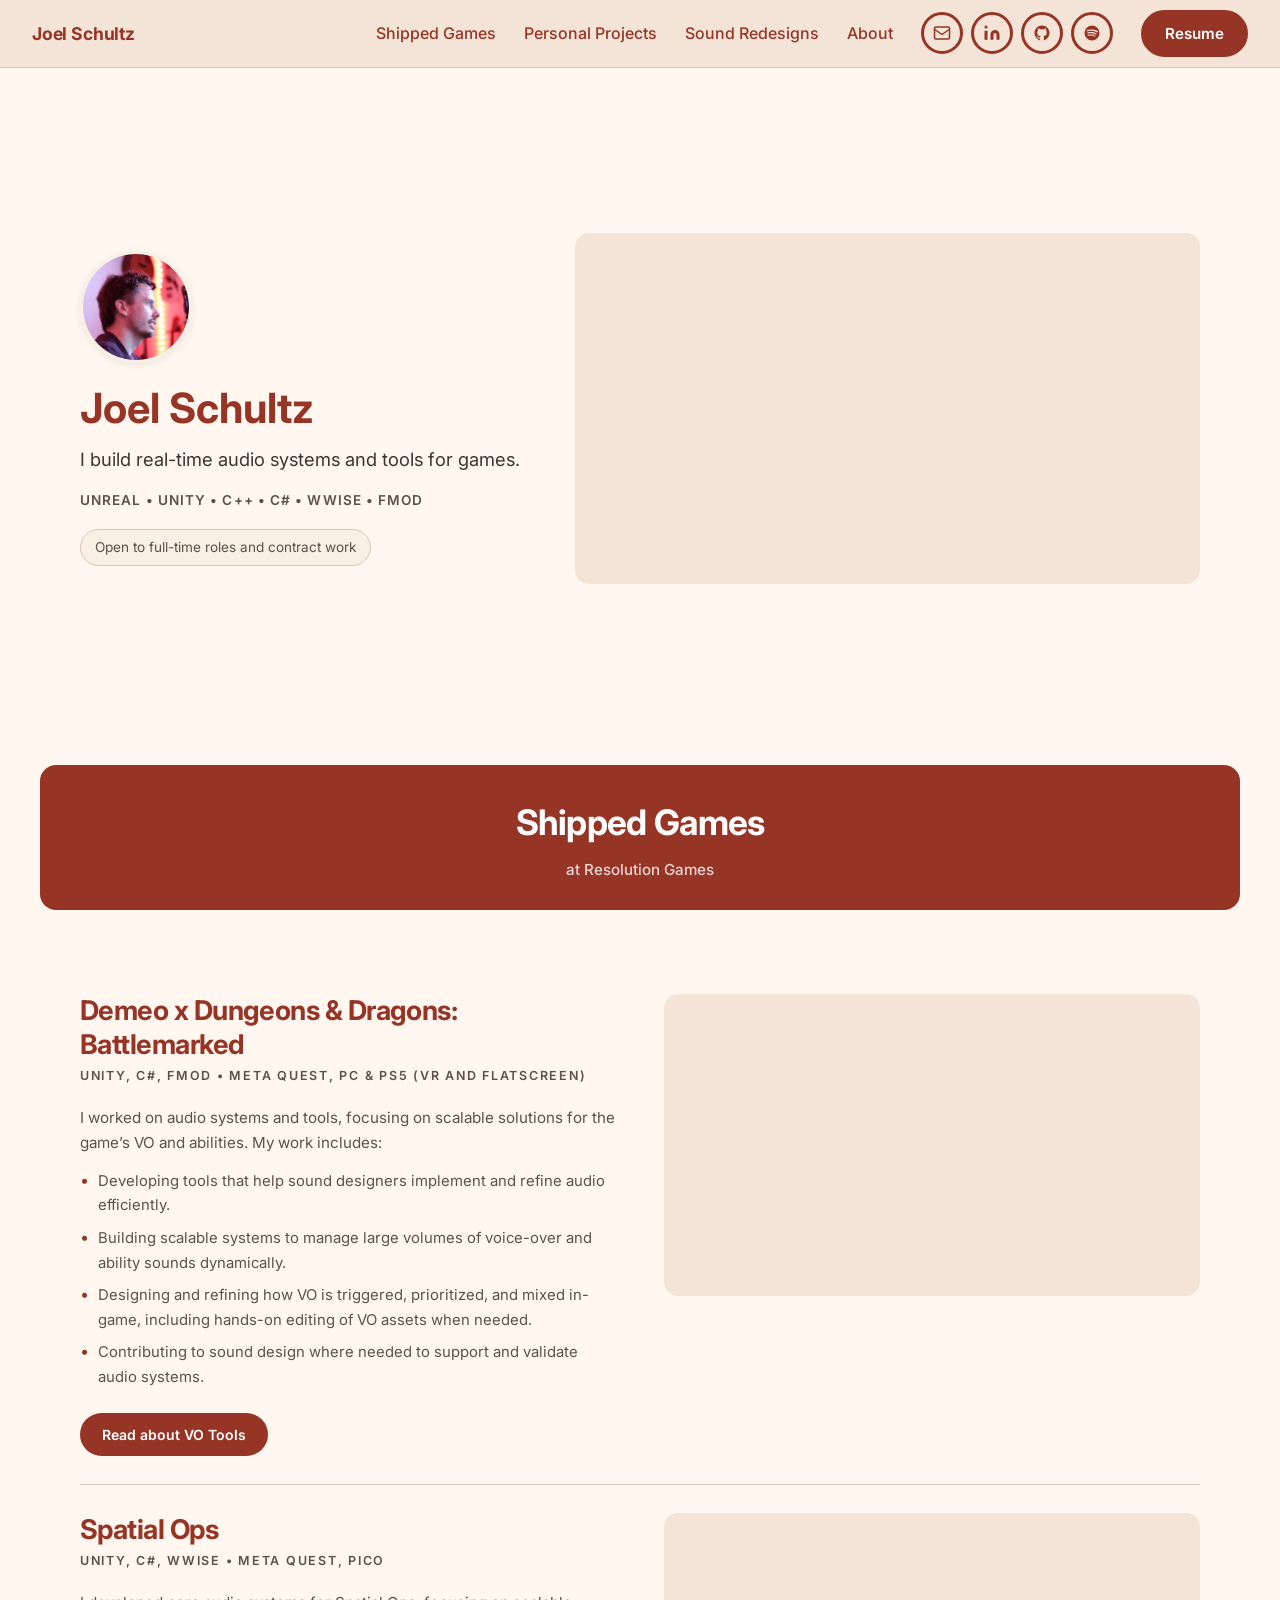
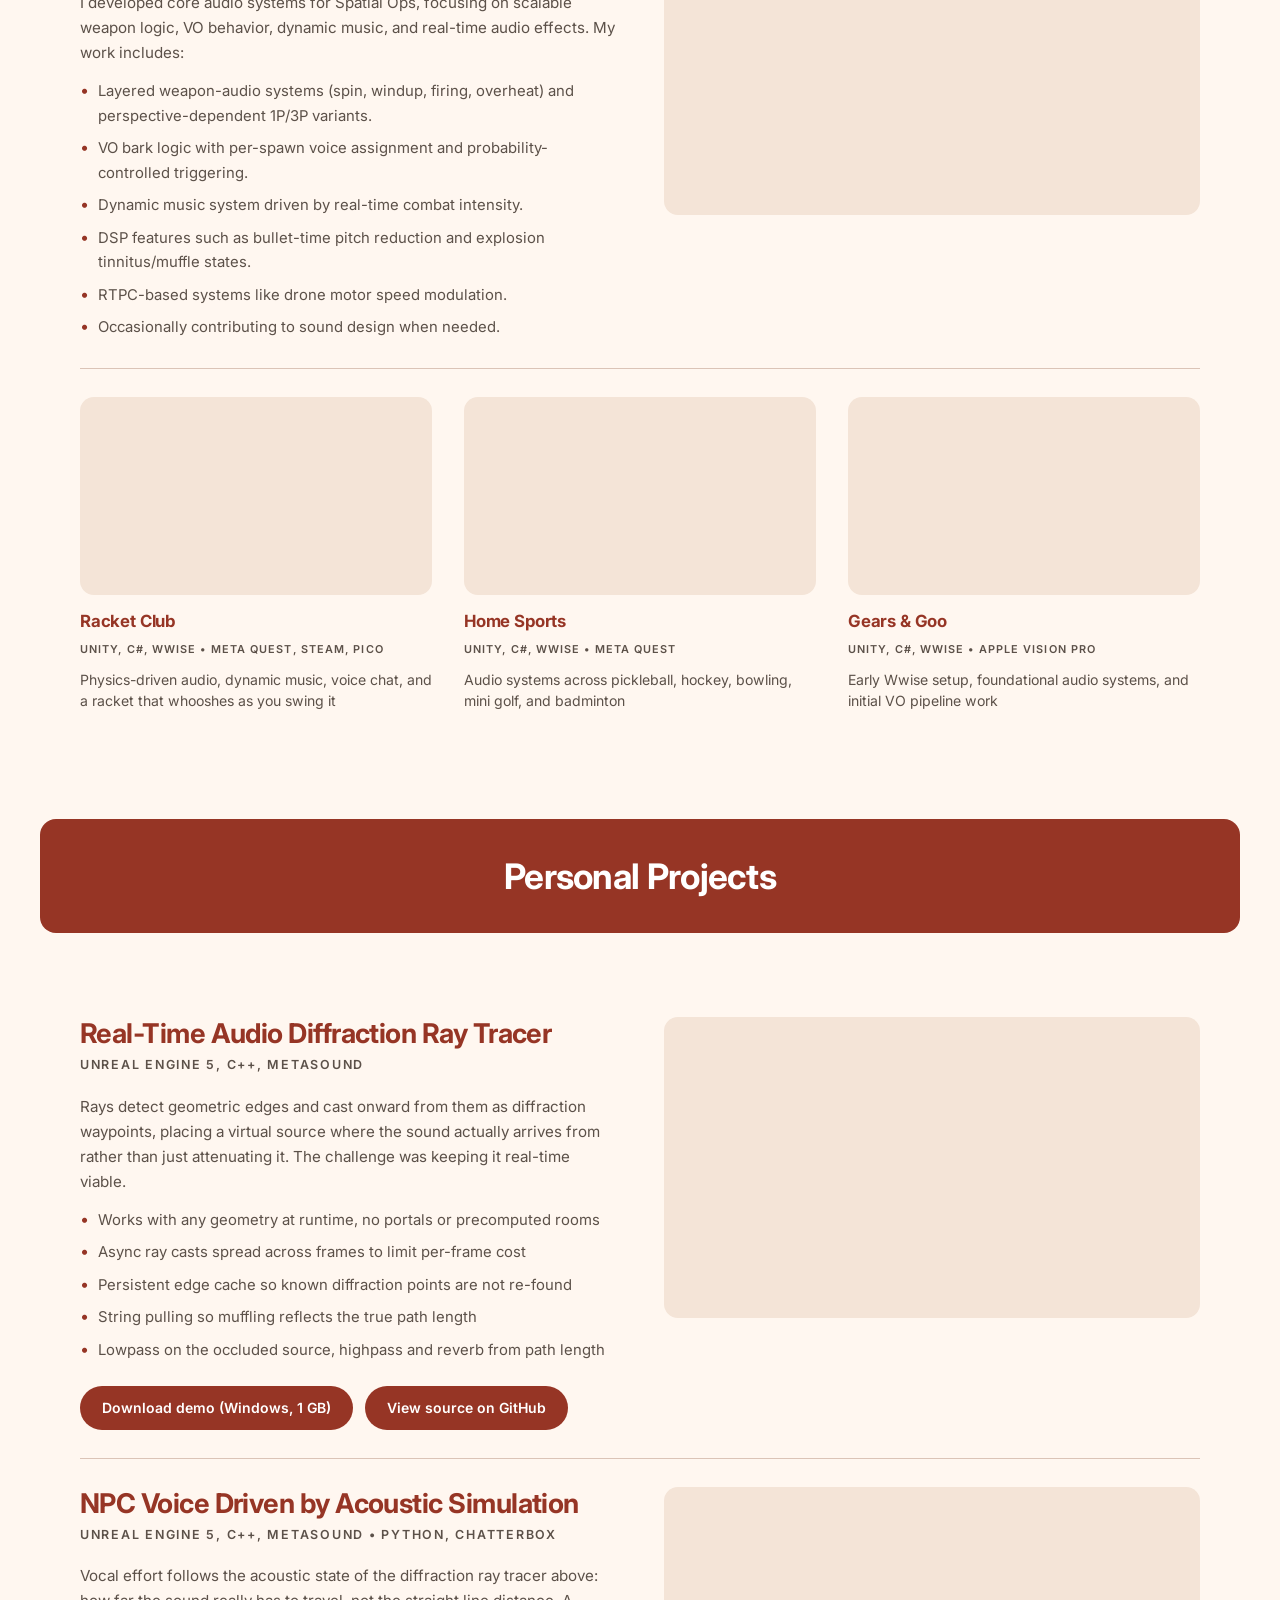
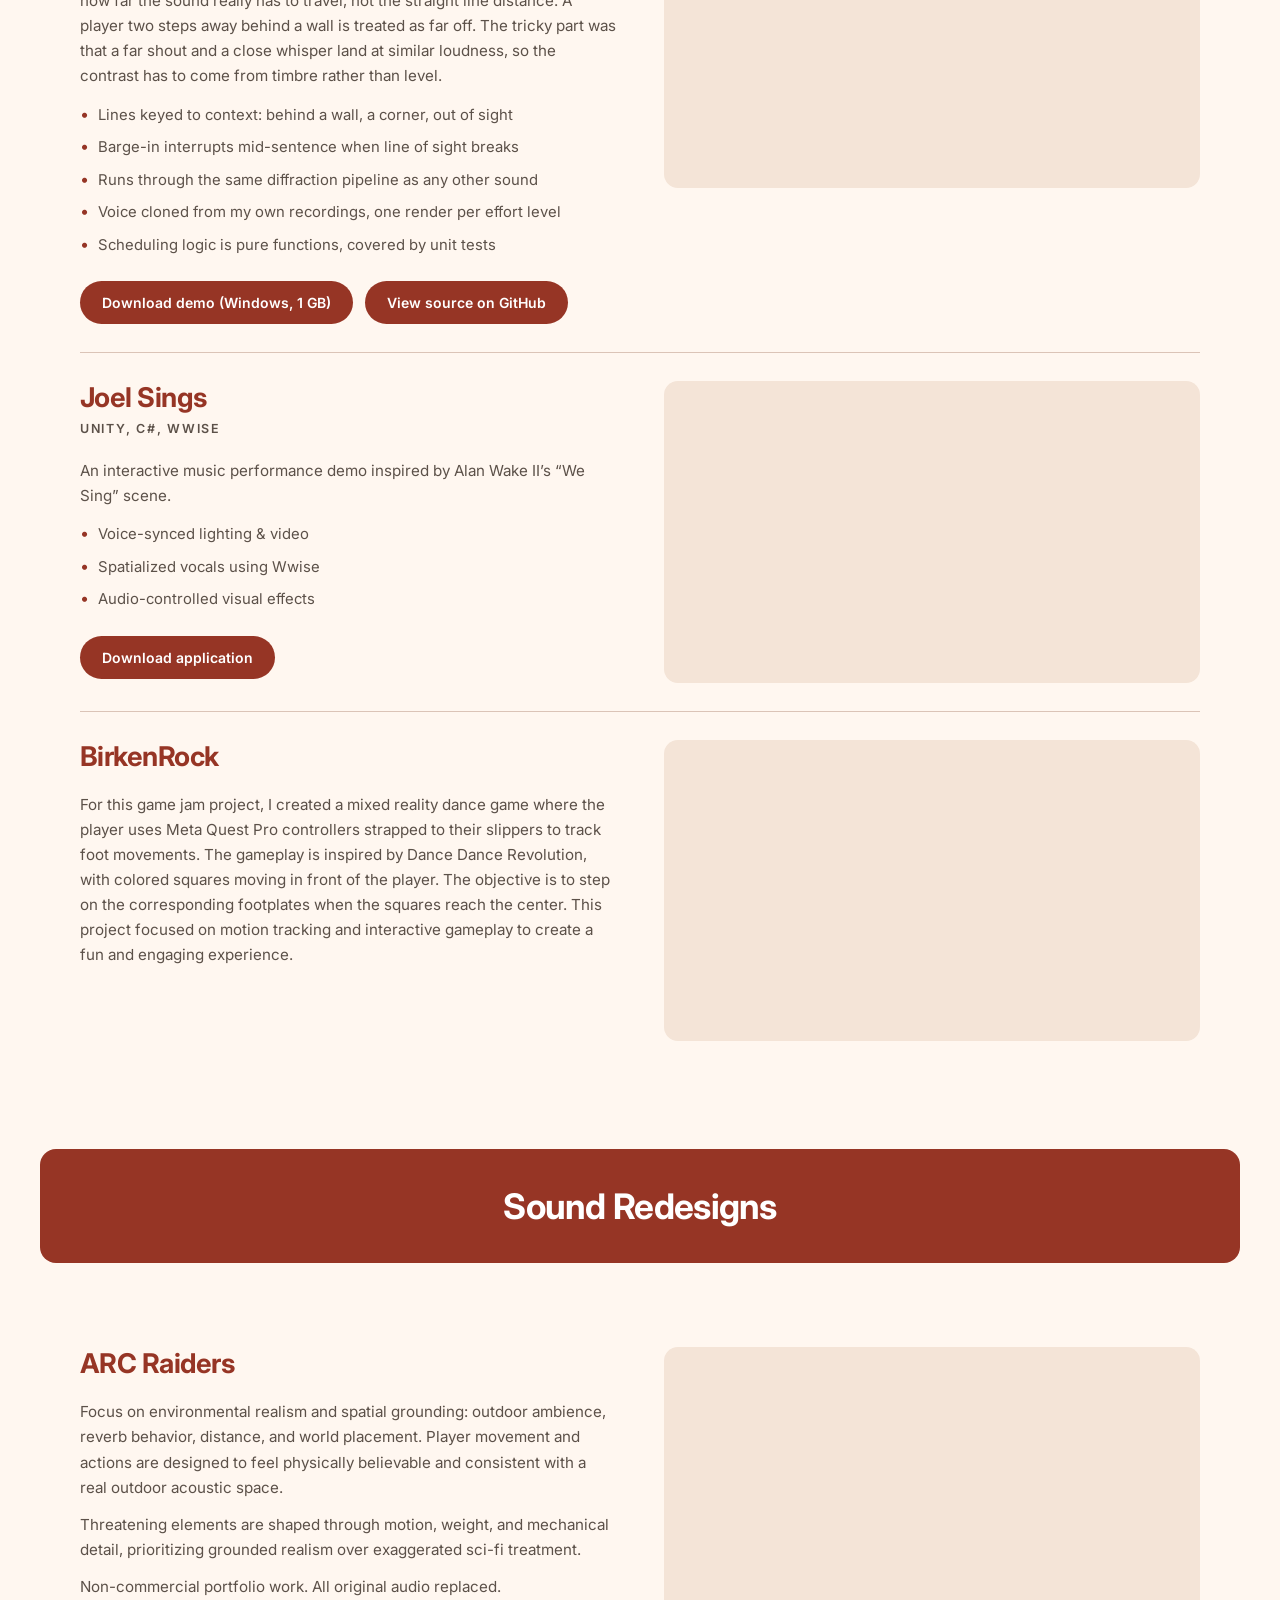
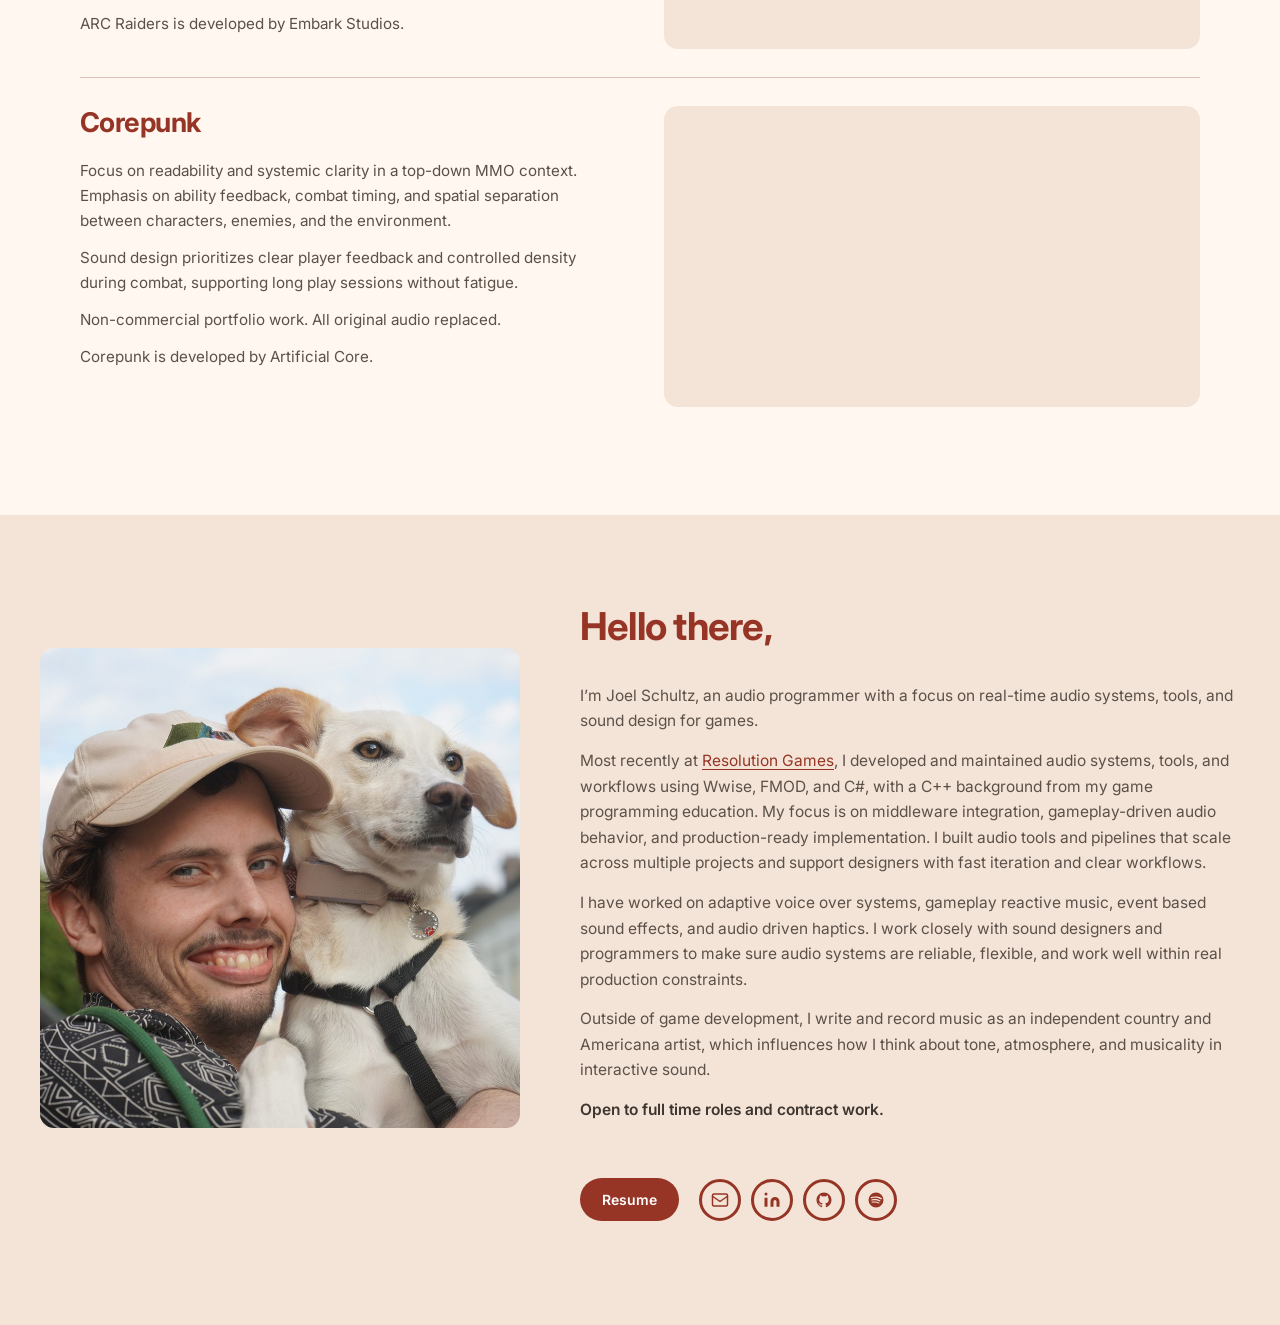
<file: index.html>
<!DOCTYPE html>
<html lang="en">
<head>
  <meta charset="UTF-8">
  <meta name="viewport" content="width=device-width, initial-scale=1.0">
  <title>Joel Schultz | Audio Programmer</title>
  <link rel="icon" href="assets/favicon.svg" type="image/svg+xml">
  <meta name="description" content="Portfolio of Joel Schultz, audio programmer and technical sound designer specializing in real-time audio systems and tools for games.">
  <link rel="preconnect" href="https://fonts.googleapis.com">
  <link rel="preconnect" href="https://fonts.gstatic.com" crossorigin>
  <link href="https://fonts.googleapis.com/css2?family=Inter:wght@400;500;600;700&display=swap" rel="stylesheet">
  <link rel="stylesheet" href="css/styles.css">
</head>
<body class="theme-warm">

  <nav id="nav" aria-label="Main navigation"></nav>

  <main>
    <section id="home" class="hero">
      <div class="hero-intro">
        <img src="assets/joel-photo.jpg" alt="Joel Schultz" class="hero-photo">
        <h1>Joel Schultz</h1>
        <p class="hero-line">I build real-time audio systems and tools for games.</p>
        <p class="hero-stack">Unreal &bull; Unity &bull; C++ &bull; C# &bull; Wwise &bull; FMOD</p>
        <p class="hero-status">Open to full-time roles and contract work</p>
      </div>
      <div id="hero-video" class="hero-video"></div>
    </section>

    <section id="shipped-games" class="page-section">
      <div class="section-banner"><h2>Shipped Games</h2><p class="section-banner-sub">at Resolution Games</p></div>
      <div id="shipped-games-list" class="projects-list"></div>
    </section>

    <section id="personal-projects" class="page-section">
      <div class="section-banner"><h2>Personal Projects</h2></div>
      <div id="personal-projects-list" class="projects-list"></div>
    </section>

    <section id="sound-redesigns" class="page-section">
      <div class="section-banner"><h2>Sound Redesigns</h2></div>
      <div id="sound-redesigns-list" class="projects-list"></div>
    </section>

    <section id="about" class="page-section about-section">
      <div id="about-content" class="about-content"></div>
    </section>
  </main>

  <script src="data/projects.js"></script>
  <script src="js/main.js"></script>
</body>
</html>
</file>
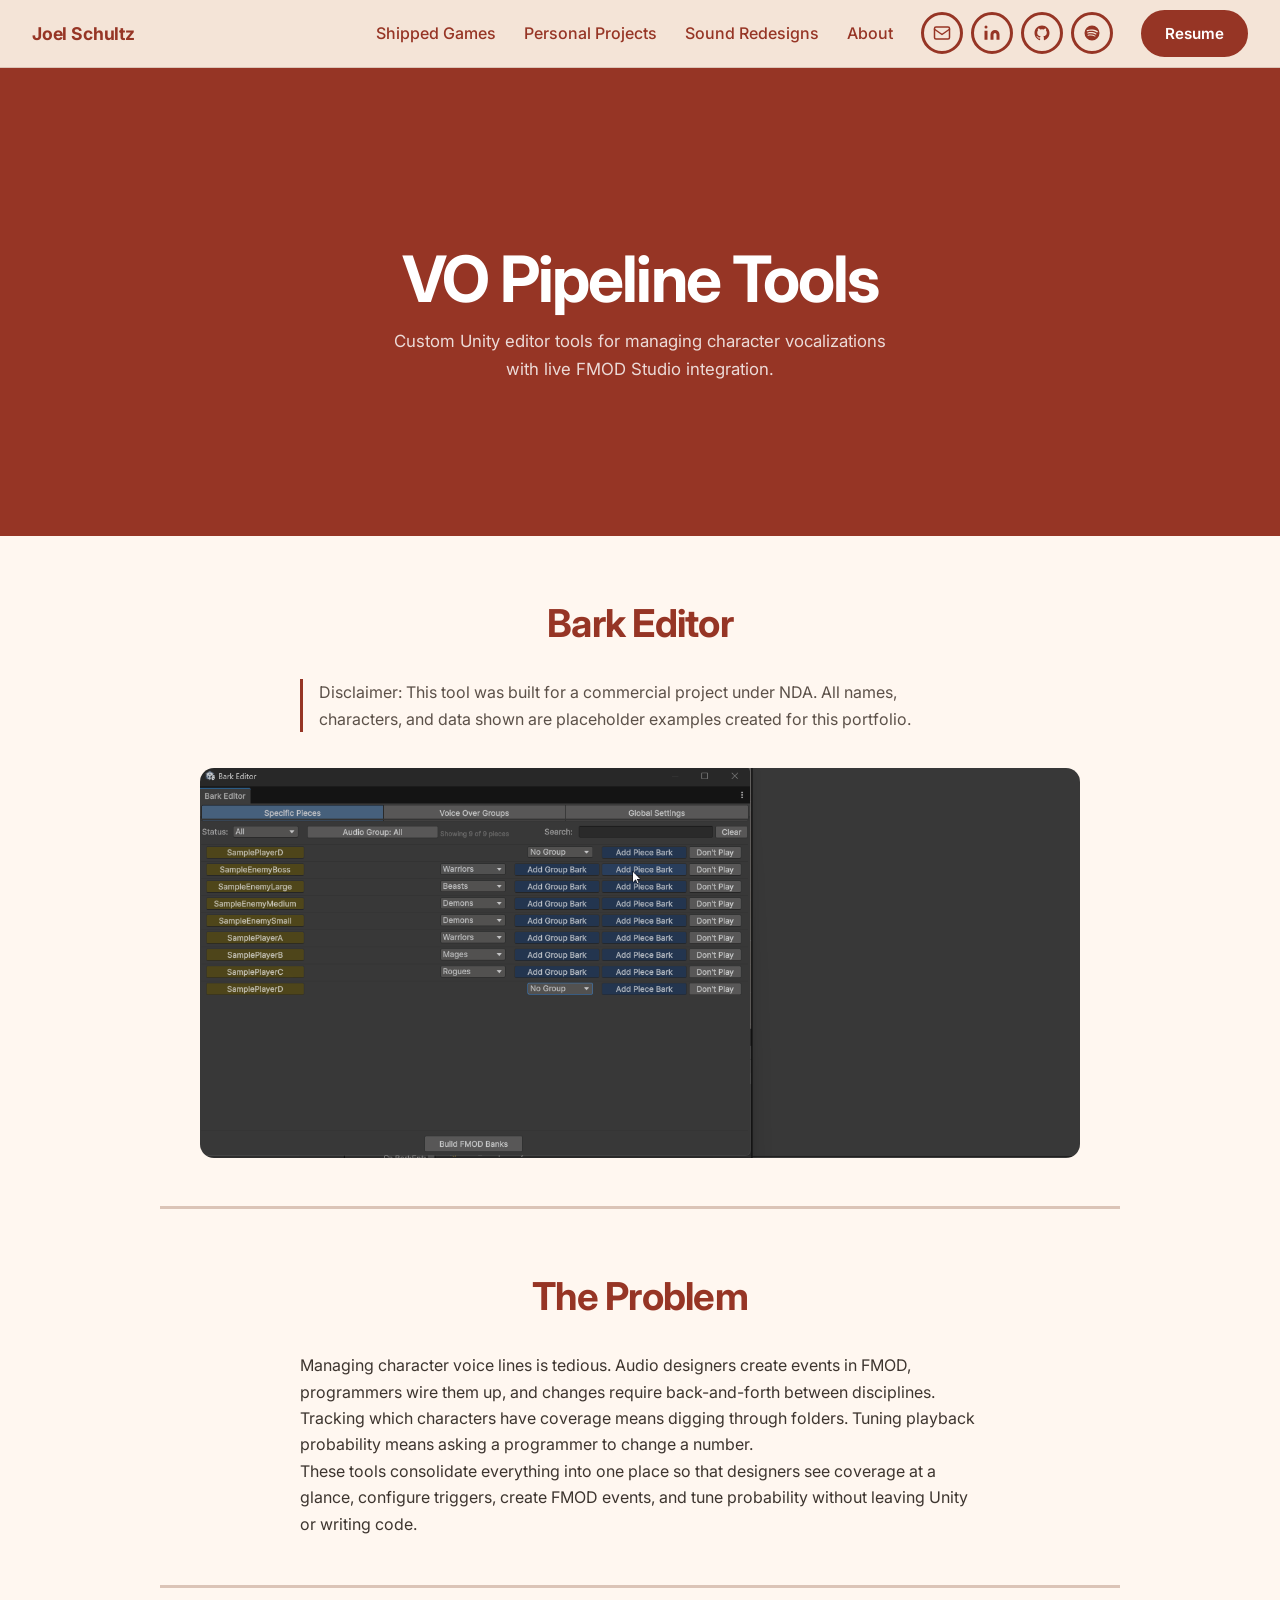
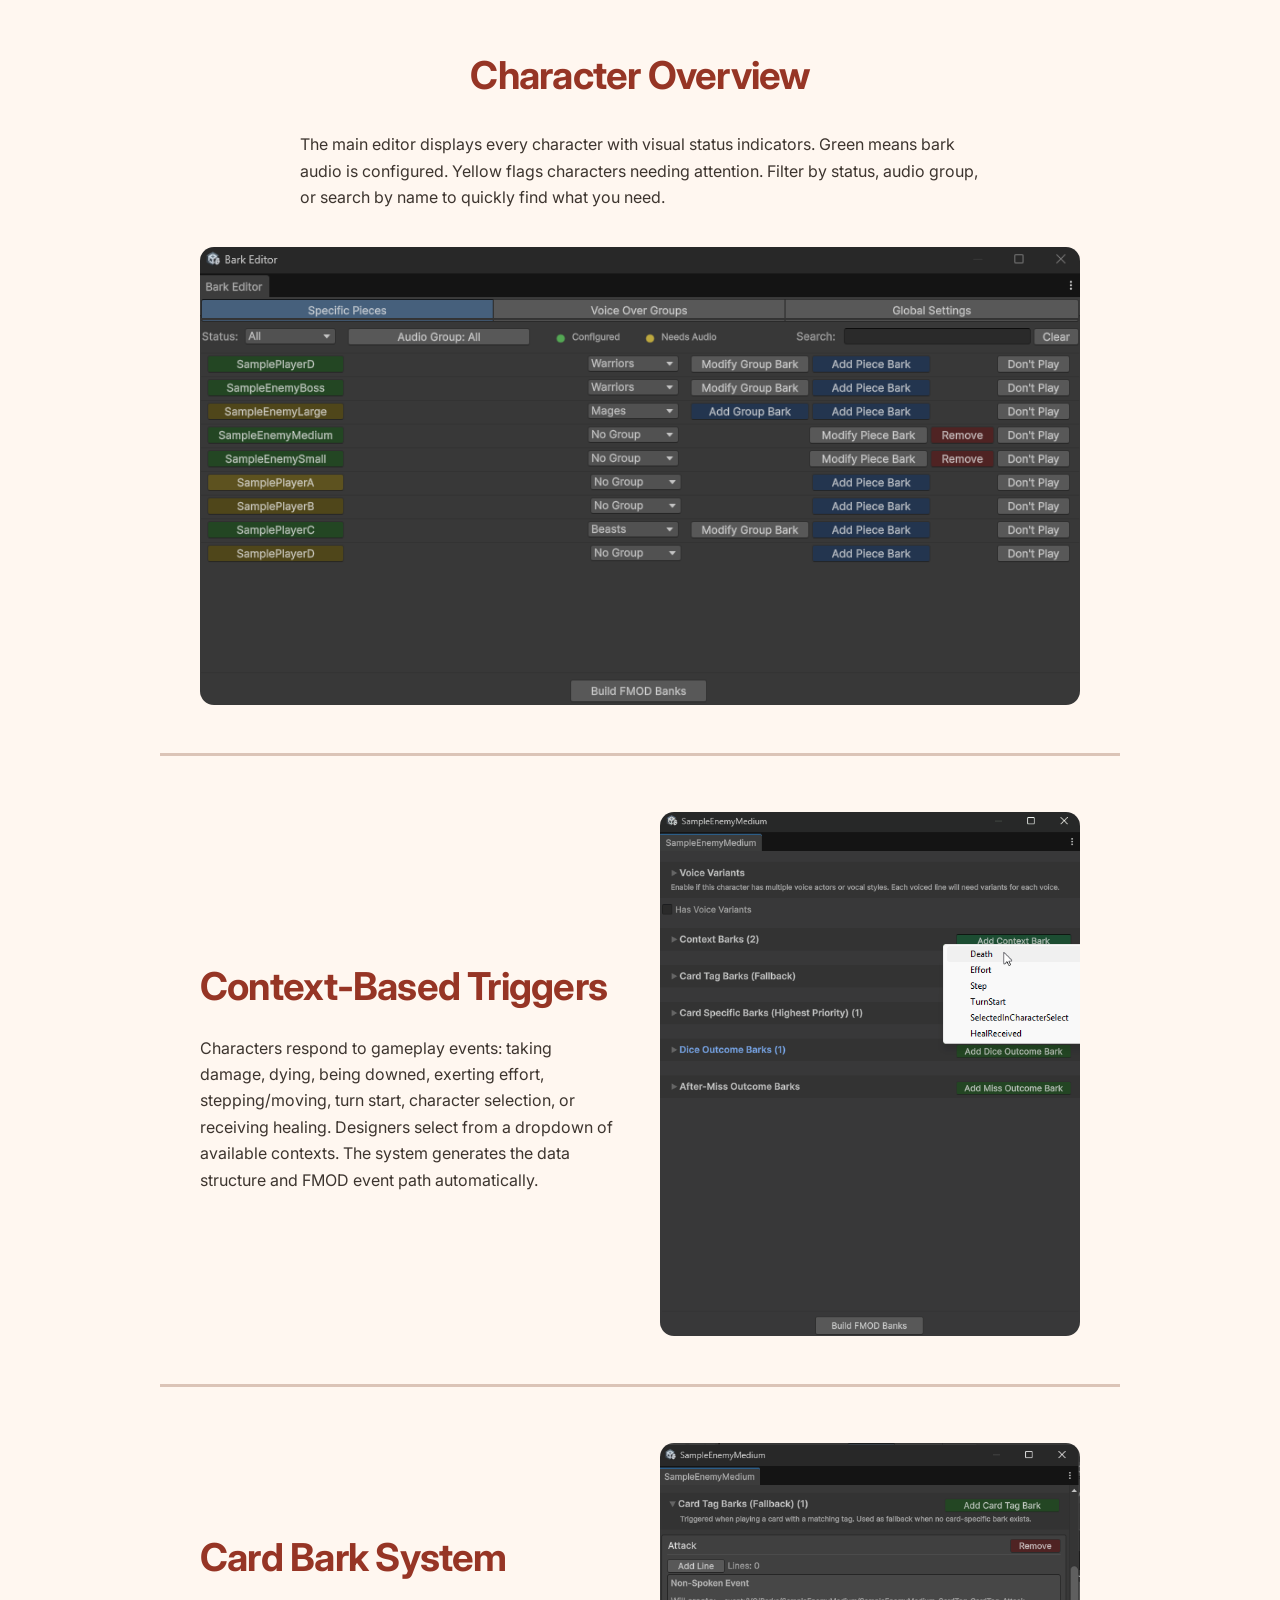
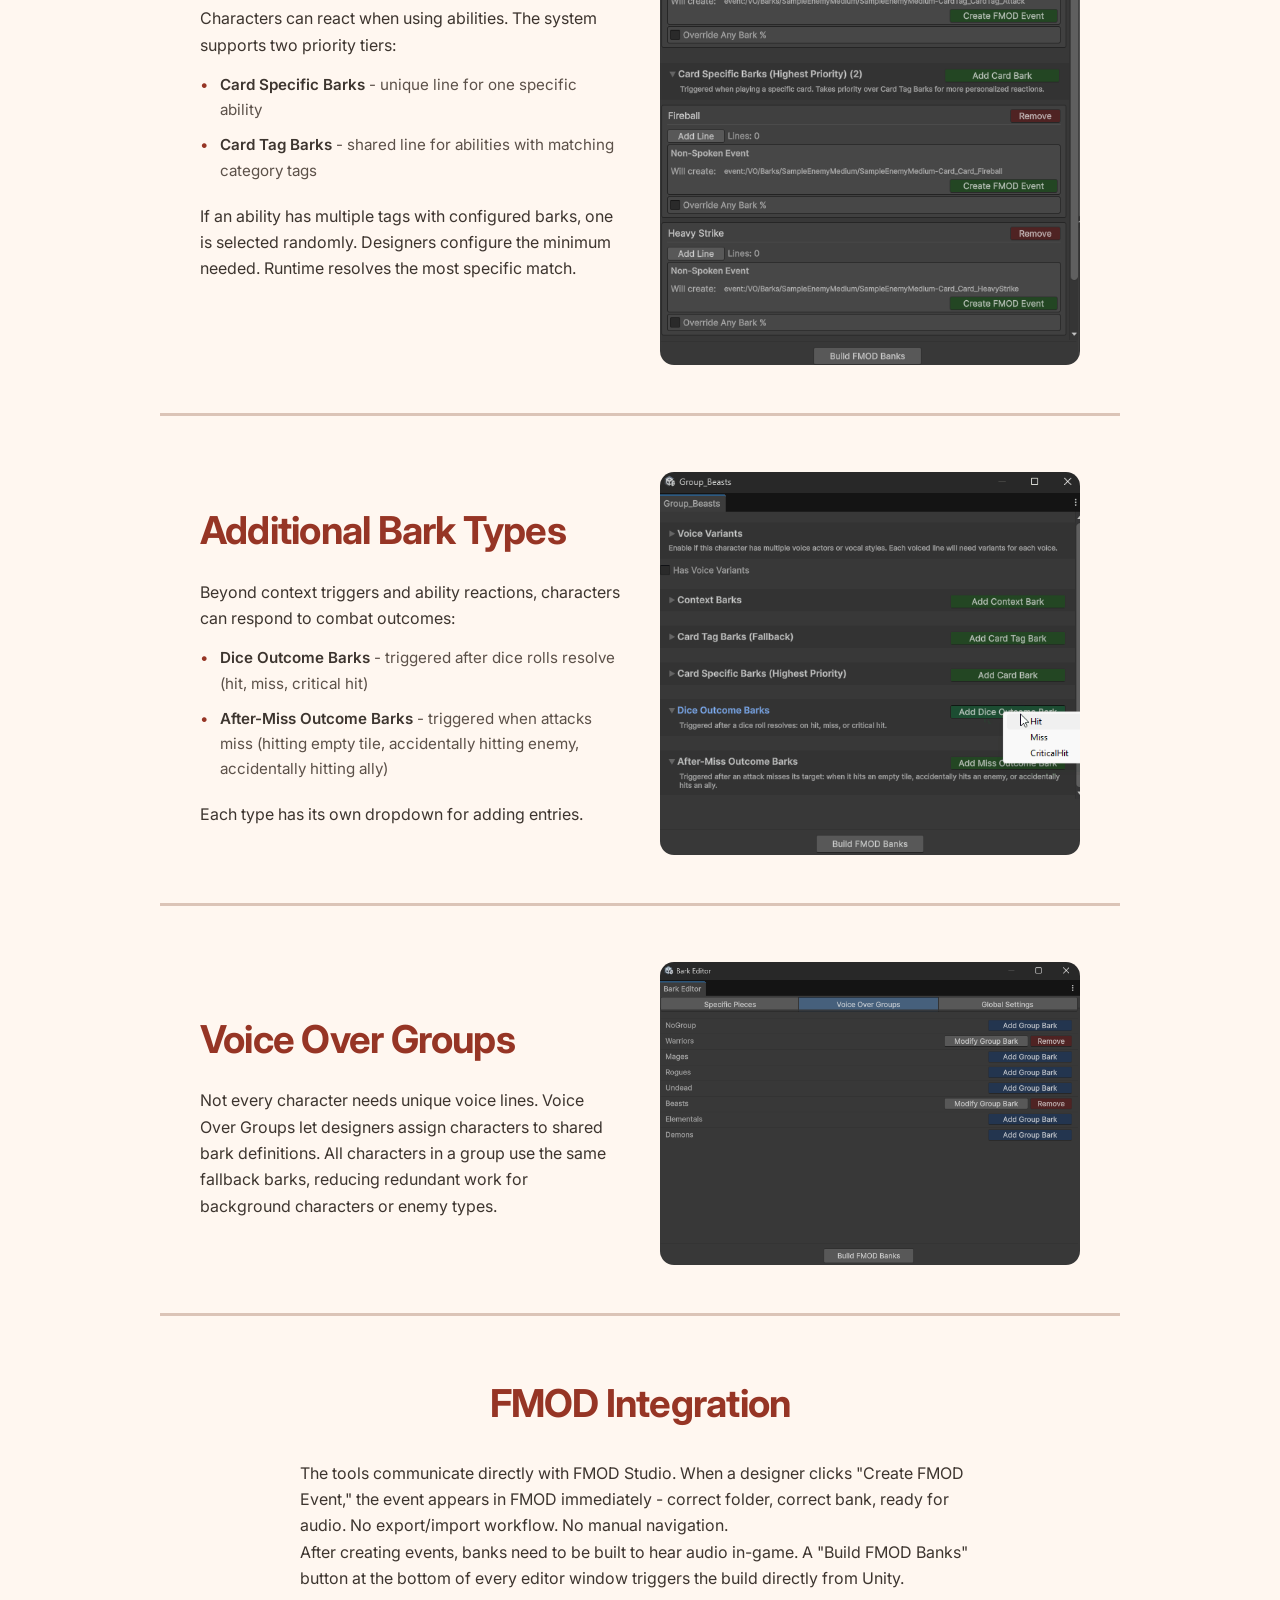
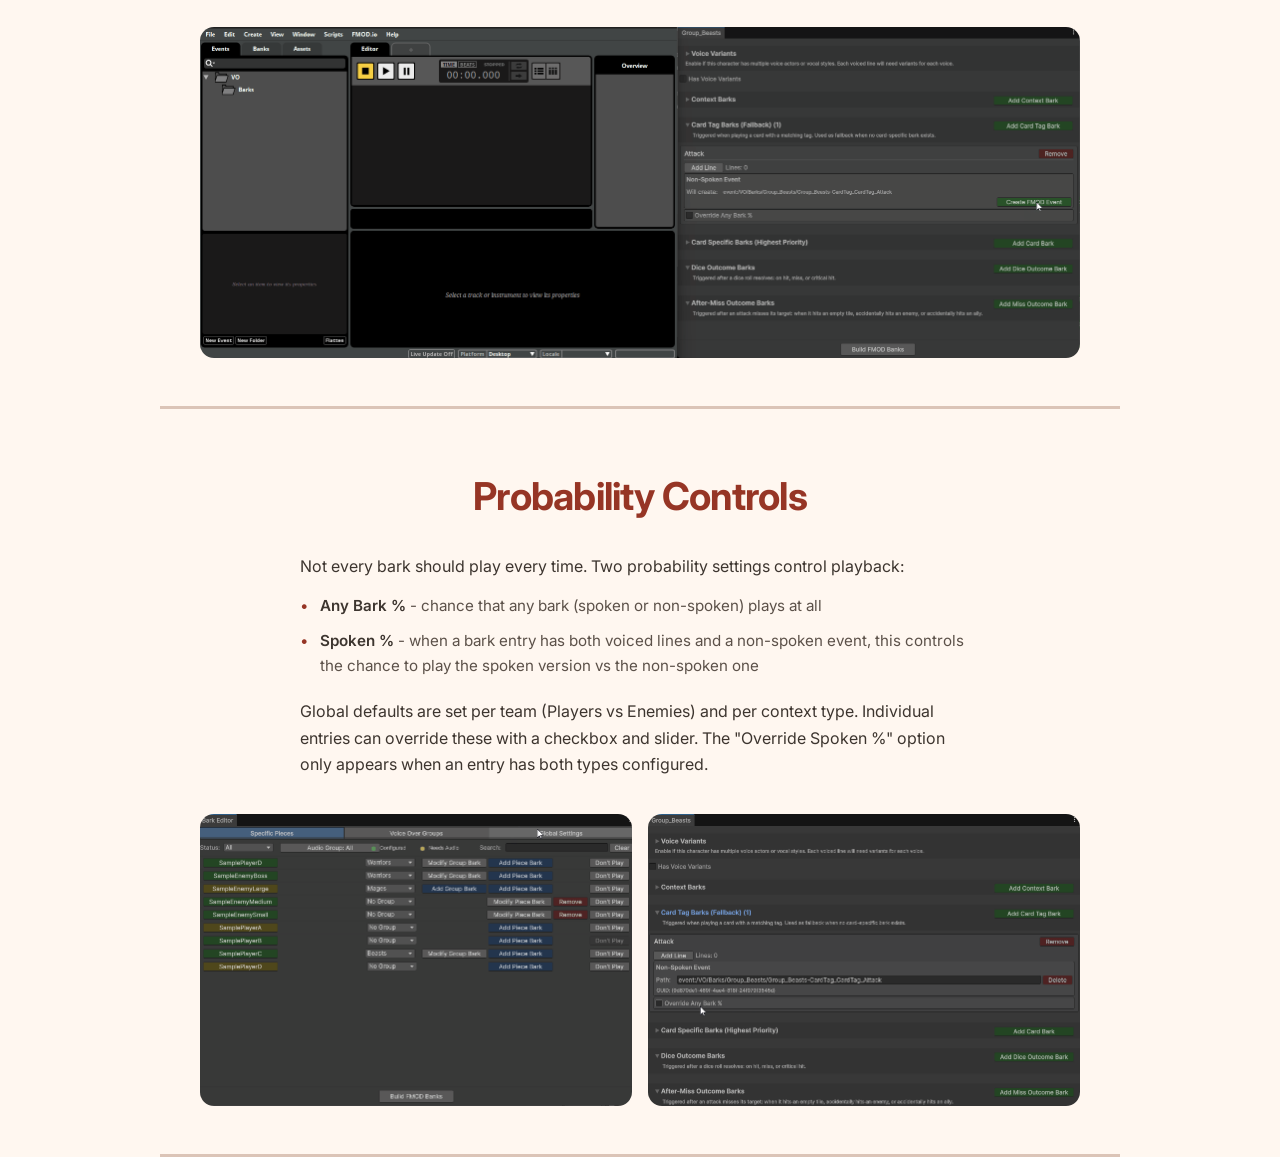
<file: pages/battlemarked.html>
<!DOCTYPE html>
<html lang="en">
<head>
  <meta charset="UTF-8">
  <meta name="viewport" content="width=device-width, initial-scale=1.0">
  <title>VO Pipeline Tools | Joel Schultz</title>
  <meta name="description" content="Custom Unity editor tools for managing character vocalizations with live FMOD Studio integration, built for Demeo x D&D: Battlemarked.">
  <link rel="preconnect" href="https://fonts.googleapis.com">
  <link rel="preconnect" href="https://fonts.gstatic.com" crossorigin>
  <link href="https://fonts.googleapis.com/css2?family=Inter:wght@400;500;600;700&display=swap" rel="stylesheet">
  <link rel="stylesheet" href="../css/styles.css">
</head>
<body class="theme-warm">

  <nav id="nav" aria-label="Main navigation"></nav>

  <!-- ── Hero ───────────────────────────────────────────────────────────── -->
  <section class="dl-hero">
    <div class="dl-hero-content">
      <h1>VO Pipeline Tools</h1>
      <p>Custom Unity editor tools for managing character vocalizations with live FMOD Studio integration.</p>
    </div>
  </section>

  <!-- ── Bark Editor — stacked (wide two-panel gif) ─────────────────────── -->
  <section class="dl-section">
    <div class="dl-container">
      <h2>Bark Editor</h2>
      <p class="dl-disclaimer">Disclaimer: This tool was built for a commercial project under NDA. All names, characters, and data shown are placeholder examples created for this portfolio.</p>
    </div>
    <div class="dl-media-wrap">
      <div class="dl-media" id="media-bark-editor">
        <img src="../assets/battlemarked/Intro.gif" alt="Bark Editor tool overview"
             onerror="this.style.display='none'; document.getElementById('media-bark-editor').classList.add('media-missing')">
        <p class="dl-placeholder-label">Add file: <code>assets/battlemarked/Intro.gif</code></p>
      </div>
    </div>
  </section>

  <div class="dl-divider" aria-hidden="true"></div>

  <!-- ── The Problem — text only ────────────────────────────────────────── -->
  <section class="dl-section">
    <div class="dl-container">
      <h2>The Problem</h2>
      <p>Managing character voice lines is tedious. Audio designers create events in FMOD, programmers wire them up, and changes require back-and-forth between disciplines. Tracking which characters have coverage means digging through folders. Tuning playback probability means asking a programmer to change a number.</p>
      <p>These tools consolidate everything into one place so that designers see coverage at a glance, configure triggers, create FMOD events, and tune probability without leaving Unity or writing code.</p>
    </div>
  </section>

  <div class="dl-divider" aria-hidden="true"></div>

  <!-- ── Character Overview — stacked (wide full-editor png) ────────────── -->
  <section class="dl-section">
    <div class="dl-container">
      <h2>Character Overview</h2>
      <p>The main editor displays every character with visual status indicators. Green means bark audio is configured. Yellow flags characters needing attention. Filter by status, audio group, or search by name to quickly find what you need.</p>
    </div>
    <div class="dl-media-wrap">
      <div class="dl-media" id="media-char-overview">
        <img src="../assets/battlemarked/Character%20Overview.png" alt="Character Overview panel"
             onerror="this.style.display='none'; document.getElementById('media-char-overview').classList.add('media-missing')">
        <p class="dl-placeholder-label">Add file: <code>assets/battlemarked/Character Overview.png</code></p>
      </div>
    </div>
  </section>

  <div class="dl-divider" aria-hidden="true"></div>

  <!-- ── Context-Based Triggers — two-column (narrow single-panel gif) ──── -->
  <section class="dl-section">
    <div class="dl-row">
      <div class="dl-text">
        <h2>Context-Based Triggers</h2>
        <p>Characters respond to gameplay events: taking damage, dying, being downed, exerting effort, stepping/moving, turn start, character selection, or receiving healing. Designers select from a dropdown of available contexts. The system generates the data structure and FMOD event path automatically.</p>
      </div>
      <div class="dl-media" id="media-context">
        <img src="../assets/battlemarked/Context-Based%20Triggers.gif" alt="Context-Based Triggers panel"
             onerror="this.style.display='none'; document.getElementById('media-context').classList.add('media-missing')">
        <p class="dl-placeholder-label">Add file: <code>assets/battlemarked/Context-Based Triggers.gif</code></p>
      </div>
    </div>
  </section>

  <div class="dl-divider" aria-hidden="true"></div>

  <!-- ── Card Bark System — two-column (narrow single-panel png) ────────── -->
  <section class="dl-section">
    <div class="dl-row">
      <div class="dl-text">
        <h2>Card Bark System</h2>
        <p>Characters can react when using abilities. The system supports two priority tiers:</p>
        <ul class="dl-bullets">
          <li><strong>Card Specific Barks</strong> - unique line for one specific ability</li>
          <li><strong>Card Tag Barks</strong> - shared line for abilities with matching category tags</li>
        </ul>
        <p>If an ability has multiple tags with configured barks, one is selected randomly. Designers configure the minimum needed. Runtime resolves the most specific match.</p>
      </div>
      <div class="dl-media" id="media-card-bark">
        <img src="../assets/battlemarked/Card%20Bark%20System.png" alt="Card Bark System panel"
             onerror="this.style.display='none'; document.getElementById('media-card-bark').classList.add('media-missing')">
        <p class="dl-placeholder-label">Add file: <code>assets/battlemarked/Card Bark System.png</code></p>
      </div>
    </div>
  </section>

  <div class="dl-divider" aria-hidden="true"></div>

  <!-- ── Additional Bark Types — two-column (narrow single-panel gif) ───── -->
  <section class="dl-section">
    <div class="dl-row">
      <div class="dl-text">
        <h2>Additional Bark Types</h2>
        <p>Beyond context triggers and ability reactions, characters can respond to combat outcomes:</p>
        <ul class="dl-bullets">
          <li><strong>Dice Outcome Barks</strong> - triggered after dice rolls resolve (hit, miss, critical hit)</li>
          <li><strong>After-Miss Outcome Barks</strong> - triggered when attacks miss (hitting empty tile, accidentally hitting enemy, accidentally hitting ally)</li>
        </ul>
        <p>Each type has its own dropdown for adding entries.</p>
      </div>
      <div class="dl-media" id="media-additional-barks">
        <img src="../assets/battlemarked/Additional%20Bark%20Types.gif" alt="Additional Bark Types panel"
             onerror="this.style.display='none'; document.getElementById('media-additional-barks').classList.add('media-missing')">
        <p class="dl-placeholder-label">Add file: <code>assets/battlemarked/Additional Bark Types.gif</code></p>
      </div>
    </div>
  </section>

  <div class="dl-divider" aria-hidden="true"></div>

  <!-- ── Voice Over Groups — two-column (narrow single-panel png) ───────── -->
  <section class="dl-section">
    <div class="dl-row">
      <div class="dl-text">
        <h2>Voice Over Groups</h2>
        <p>Not every character needs unique voice lines. Voice Over Groups let designers assign characters to shared bark definitions. All characters in a group use the same fallback barks, reducing redundant work for background characters or enemy types.</p>
      </div>
      <div class="dl-media" id="media-vo-groups">
        <img src="../assets/battlemarked/voiceovergroups.png" alt="Voice Over Groups panel"
             onerror="this.style.display='none'; document.getElementById('media-vo-groups').classList.add('media-missing')">
        <p class="dl-placeholder-label">Add file: <code>assets/battlemarked/voiceovergroups.png</code></p>
      </div>
    </div>
  </section>

  <div class="dl-divider" aria-hidden="true"></div>

  <!-- ── FMOD Integration — stacked (wide two-panel gif) ───────────────── -->
  <section class="dl-section">
    <div class="dl-container">
      <h2>FMOD Integration</h2>
      <p>The tools communicate directly with FMOD Studio. When a designer clicks "Create FMOD Event," the event appears in FMOD immediately - correct folder, correct bank, ready for audio. No export/import workflow. No manual navigation.</p>
      <p>After creating events, banks need to be built to hear audio in-game. A "Build FMOD Banks" button at the bottom of every editor window triggers the build directly from Unity.</p>
    </div>
    <div class="dl-media-wrap">
      <div class="dl-media" id="media-fmod">
        <img src="../assets/battlemarked/FMOD%20Integration.gif" alt="FMOD Integration"
             onerror="this.style.display='none'; document.getElementById('media-fmod').classList.add('media-missing')">
        <p class="dl-placeholder-label">Add file: <code>assets/battlemarked/FMOD Integration.gif</code></p>
      </div>
    </div>
  </section>

  <div class="dl-divider" aria-hidden="true"></div>

  <!-- ── Probability Controls — stacked with two-image pair ────────────── -->
  <section class="dl-section">
    <div class="dl-container">
      <h2>Probability Controls</h2>
      <p>Not every bark should play every time. Two probability settings control playback:</p>
      <ul class="dl-bullets">
        <li><strong>Any Bark %</strong> - chance that any bark (spoken or non-spoken) plays at all</li>
        <li><strong>Spoken %</strong> - when a bark entry has both voiced lines and a non-spoken event, this controls the chance to play the spoken version vs the non-spoken one</li>
      </ul>
      <p>Global defaults are set per team (Players vs Enemies) and per context type. Individual entries can override these with a checkbox and slider. The "Override Spoken %" option only appears when an entry has both types configured.</p>
    </div>
    <div class="dl-media-wrap">
      <div class="dl-media-pair">
        <div class="dl-media" id="media-prob-1">
          <img src="../assets/battlemarked/Probability%20Controls%201.gif" alt="Probability Controls - global settings"
               onerror="this.style.display='none'; document.getElementById('media-prob-1').classList.add('media-missing')">
          <p class="dl-placeholder-label">Add file: <code>assets/battlemarked/Probability Controls 1.gif</code></p>
        </div>
        <div class="dl-media" id="media-prob-2">
          <img src="../assets/battlemarked/Probability%20Controls%202.gif" alt="Probability Controls - entry overrides"
               onerror="this.style.display='none'; document.getElementById('media-prob-2').classList.add('media-missing')">
          <p class="dl-placeholder-label">Add file: <code>assets/battlemarked/Probability Controls 2.gif</code></p>
        </div>
      </div>
    </div>
  </section>

  <script src="../data/projects.js"></script>
  <script src="../js/main.js"></script>
</body>
</html>
</file>
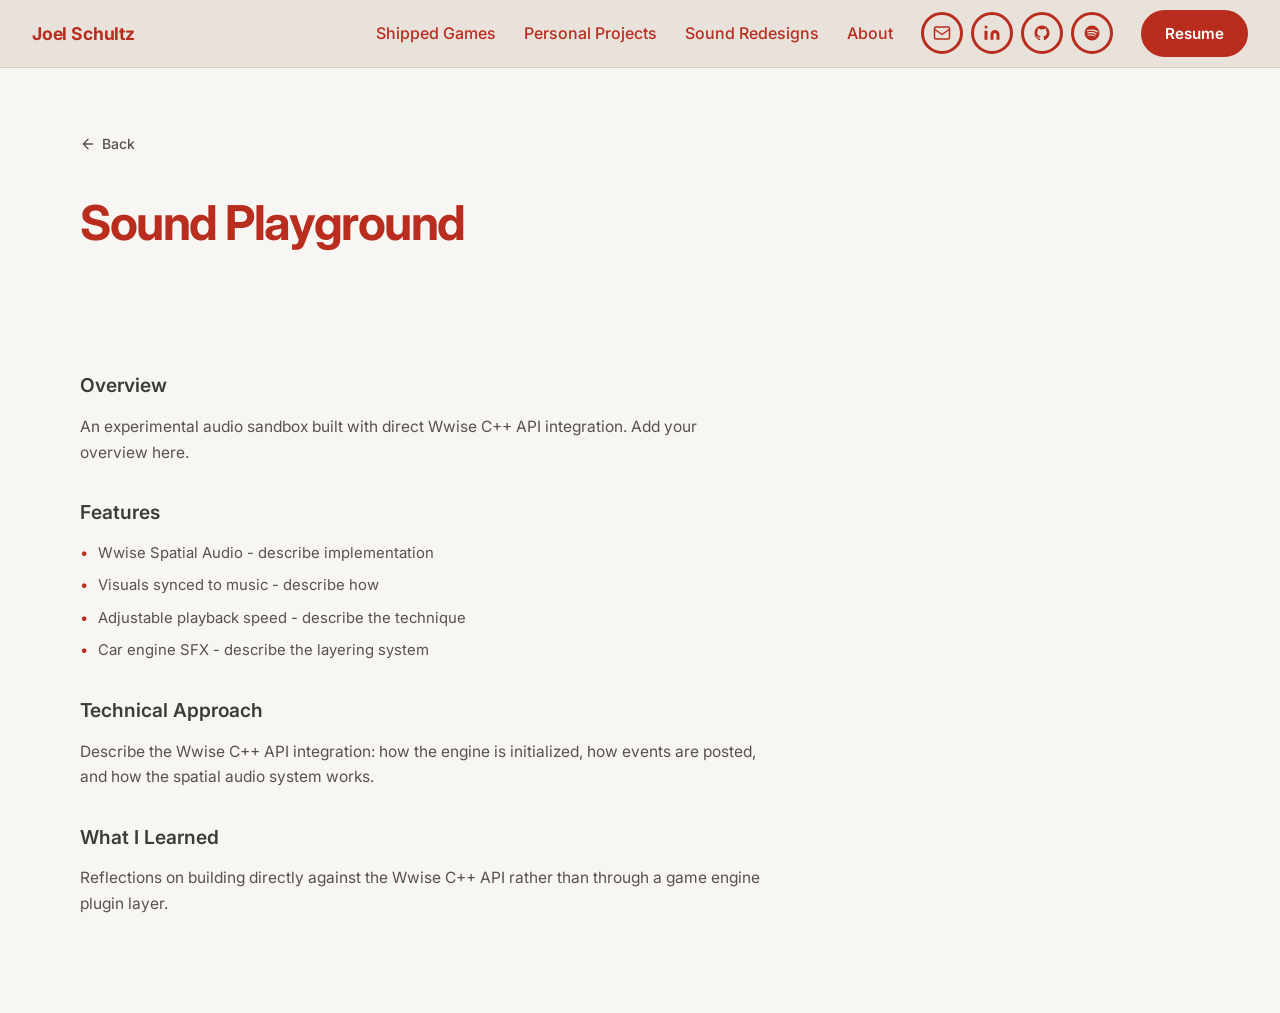
<file: pages/sound-playground.html>
<!DOCTYPE html>
<html lang="en">
<head>
  <meta charset="UTF-8">
  <meta name="viewport" content="width=device-width, initial-scale=1.0">
  <title>Sound Playground | Joel Schultz</title>
  <meta name="description" content="An experimental audio sandbox built with Wwise C++ API integration by Joel Schultz.">
  <link rel="preconnect" href="https://fonts.googleapis.com">
  <link rel="preconnect" href="https://fonts.gstatic.com" crossorigin>
  <link href="https://fonts.googleapis.com/css2?family=Inter:wght@400;500;600;700&display=swap" rel="stylesheet">
  <link rel="stylesheet" href="../css/styles.css">
</head>
<body>

  <nav id="nav" aria-label="Main navigation"></nav>

  <main>
    <div class="detail-hero">
      <a href="../index.html" class="back-link">
        <svg xmlns="http://www.w3.org/2000/svg" viewBox="0 0 24 24" fill="none" stroke="currentColor" stroke-width="2" stroke-linecap="round" stroke-linejoin="round"><path d="M19 12H5M5 12l7 7M5 12l7-7"/></svg>
        Back
      </a>
      <h1 class="detail-title">Sound Playground</h1>
    </div>

    <div class="detail-body">

      <!-- Replace this placeholder section with your actual content -->

      <h3>Overview</h3>
      <p>
        An experimental audio sandbox built with direct Wwise C++ API integration. Add your overview here.
      </p>

      <h3>Features</h3>
      <ul>
        <li>Wwise Spatial Audio - describe implementation</li>
        <li>Visuals synced to music - describe how</li>
        <li>Adjustable playback speed - describe the technique</li>
        <li>Car engine SFX - describe the layering system</li>
      </ul>

      <h3>Technical Approach</h3>
      <p>
        Describe the Wwise C++ API integration: how the engine is initialized, how events are posted, and how the spatial audio system works.
      </p>

      <h3>What I Learned</h3>
      <p>
        Reflections on building directly against the Wwise C++ API rather than through a game engine plugin layer.
      </p>

    </div>
  </main>

  <script src="../data/projects.js"></script>
  <script src="../js/main.js"></script>
</body>
</html>
</file>
<file: css/styles.css>
/* ─── Custom Properties ─────────────────────────────────────────────────── */
:root {
  --bg:             #f8f6f2;
  --surface-strong: #e8e2db;
  --bg-card:        #f7efe6;
  --accent:         #e6482c;
  --accent-strong:  #b92d1f;
  --accent-soft:    #f2c0b6;
  --on-accent:      #ffffff;
  --button-text:    #ffffff;
  --text:           #3d3b37;
  --text-muted:     #57524d;
  --border:         #d6cdc5;
  --radius:         14px;
  --radius-sm:      8px;
  --nav-h:          68px;
  --section-gap:    80px;
  --card-gap:       56px;
  /* legacy aliases */
  --bg-dark:        var(--surface-strong);
  --accent-dark:    var(--accent-strong);
}

body.theme-cool {
  --bg:             #f4fbff;
  --surface-strong: #deedf9;
  --bg-card:        #eef7ff;
  --accent:         #2c78d4;
  --accent-strong:  #1e4e8b;
  --accent-soft:    #b7d8ff;
  --text:           #2b323b;
  --text-muted:     #4d5861;
  --border:         #c8d7e2;
}

/* Cool neutral ground with a restrained deep-teal accent. Reads more like a studio
   engineering site than the warm or the bright-blue themes. */
body.theme-slate {
  --bg:             #f6f8fa;
  --surface-strong: #dfe5ec;
  --bg-card:        #ffffff;
  --accent:         #2f6f7e;
  --accent-strong:  #1d4e5a;
  --accent-soft:    #bcd8de;
  --text:           #1f262c;
  --text-muted:     #55616b;
  --border:         #d3dae1;
}

body.theme-warm {
  --bg:             #fff7f0;
  --surface-strong: #f4e4d7;
  --bg-card:        #f9efe5;
  --accent:         #d25238;
  --accent-strong:  #963525;
  --accent-soft:    #f1bbab;
  --text:           #3d352f;
  --text-muted:     #5c5149;
  --border:         #dbc4b7;
}

/* ─── Reset & Base ──────────────────────────────────────────────────────── */
*, *::before, *::after { box-sizing: border-box; margin: 0; padding: 0; }

html {
  scroll-behavior: smooth;
  scroll-padding-top: calc(var(--nav-h) + 24px);
  /* Stopgap: something still measures a little wider than a phone viewport, and
     the resulting sideways scroll made every gutter below look like it was gone. */
  overflow-x: hidden;
}

body {
  font-family: 'Inter', -apple-system, BlinkMacSystemFont, 'Segoe UI', sans-serif;
  background: var(--bg);
  color: var(--text);
  line-height: 1.65;
  font-size: 16px;
  -webkit-font-smoothing: antialiased;
}

a { color: inherit; text-decoration: none; }

img { max-width: 100%; display: block; }

/* ─── Nav ───────────────────────────────────────────────────────────────── */
#nav {
  position: sticky;
  top: 0;
  z-index: 100;
  height: var(--nav-h);
  background: var(--surface-strong);
  border-bottom: 1px solid var(--border);
  display: flex;
  align-items: center;
  justify-content: space-between;
  padding: 0 32px;
  gap: 24px;
}

.nav-logo {
  font-size: 1.1rem;
  font-weight: 700;
  color: var(--accent-strong);
  letter-spacing: -0.01em;
  white-space: nowrap;
  /* Absorbs the squeeze so the row can never push the page sideways: the links,
     icons and button are all nowrap and have no width to give. */
  min-width: 0;
  overflow: hidden;
  text-overflow: ellipsis;
}

.nav-right {
  display: flex;
  align-items: center;
  gap: 28px;
}

.nav-links {
  display: flex;
  align-items: center;
  gap: 28px;
}

.nav-links a {
  font-size: 1rem;
  font-weight: 500;
  color: var(--accent-strong);
  transition: color 0.2s;
  white-space: nowrap;
}

.nav-links a:hover { color: var(--text); }

.nav-social {
  display: flex;
  align-items: center;
  gap: 8px;
}

.social-icon {
  display: flex;
  align-items: center;
  justify-content: center;
  width: 42px;
  height: 42px;
  border: 3px solid var(--accent-strong);
  border-radius: 50%;
  color: var(--accent-strong);
  transition: color 0.2s, border-color 0.2s;
}

.social-icon:hover {
  color: var(--text);
  border-color: rgba(0, 0, 0, 0.18);
}

.social-icon svg { width: 18px; height: 18px; }

.btn-resume {
  display: inline-flex;
  align-items: center;
  padding: 9px 22px;
  border: 2px solid var(--accent-strong);
  border-radius: 999px;
  font-size: 0.95rem;
  font-weight: 600;
  background: var(--accent-strong);
  color: var(--button-text);
  transition: background 0.2s, color 0.2s, border-color 0.2s;
  white-space: nowrap;
}

.btn-resume:hover {
  background: var(--accent);
  border-color: var(--accent);
  color: var(--button-text);
}

/* Hamburger — hidden on desktop */
.nav-toggle {
  display: none;
  flex-direction: column;
  gap: 5px;
  background: none;
  border: none;
  cursor: pointer;
  padding: 4px;
  flex-shrink: 0;
}

.nav-toggle span {
  display: block;
  width: 22px;
  height: 2px;
  background: var(--text);
  border-radius: 2px;
  transition: transform 0.25s, opacity 0.25s;
}

.nav-toggle[aria-expanded="true"] span:nth-child(1) { transform: translateY(7px) rotate(45deg); }
.nav-toggle[aria-expanded="true"] span:nth-child(2) { opacity: 0; }
.nav-toggle[aria-expanded="true"] span:nth-child(3) { transform: translateY(-7px) rotate(-45deg); }

/* ─── Hero ──────────────────────────────────────────────────────────────── */
.hero {
  display: grid;
  grid-template-columns: minmax(0, 5fr) minmax(0, 7fr);
  align-items: center;
  /* Fill the first screen below the nav and centre the row in it, so the intro
     and reel sit mid-viewport rather than crowding the top. min-height, not
     height, so a short window grows instead of clipping. */
  /* Deliberately short of a full screen so the next section shows at the bottom
     on load and the page reads as having more below. Lower the 85vh to reveal more. */
  min-height: calc(85vh - var(--nav-h));
  align-content: center;
  padding: 56px 40px 72px;
  gap: 48px;
  max-width: 1200px;
  margin: 0 auto;
}

.hero-intro {
  text-align: left;
  max-width: 640px;
}

.hero-photo {
  width: 112px;
  height: 112px;
  border-radius: 50%;
  object-fit: cover;
  /* Portrait source is 3:4, so bias the square crop upward to keep the face centred. */
  object-position: center 25%;
  margin-bottom: 22px;
  border: 3px solid var(--bg-card);
  box-shadow: 0 2px 10px rgba(0, 0, 0, 0.08);
}

.hero-intro h1 {
  font-size: 2.6rem;
  font-weight: 700;
  line-height: 1.15;
  color: var(--accent-strong);
}

.hero-line {
  margin-top: 12px;
  font-size: 1.15rem;
  line-height: 1.6;
  color: var(--text);
}

.hero-stack {
  margin-top: 14px;
  font-size: 0.85rem;
  font-weight: 600;
  letter-spacing: 0.08em;
  text-transform: uppercase;
  color: var(--text-muted);
}

.hero-status {
  display: inline-block;
  margin-top: 18px;
  padding: 6px 14px;
  border: 1px solid var(--border);
  border-radius: 999px;
  font-size: 0.85rem;
  color: var(--text-muted);
  background: var(--bg-card);
}

.hero-video {
  width: 100%;
  max-width: 840px;
}

/* ─── Video Embed ───────────────────────────────────────────────────────── */
.video-wrapper {
  position: relative;
  padding-bottom: 56.25%;
  height: 0;
  overflow: hidden;
  border-radius: var(--radius);
  background: var(--surface-strong);
}

.video-wrapper iframe {
  position: absolute;
  top: 0; left: 0;
  width: 100%; height: 100%;
  border: none;
}

.video-placeholder {
  position: absolute;
  inset: 0;
  display: flex;
  flex-direction: column;
  align-items: center;
  justify-content: center;
  gap: 10px;
  color: var(--text-muted);
  font-size: 0.85rem;
  text-align: center;
  padding: 16px;
}

.video-placeholder svg {
  width: 48px;
  height: 48px;
  opacity: 0.4;
}

/* ─── Section Banner ────────────────────────────────────────────────────── */
.page-section {
  margin-bottom: var(--section-gap);
}

.section-banner {
  background: var(--accent-strong);
  padding: 28px 40px;
  border-radius: 16px;
  margin: 0 24px 56px;
  text-align: center;
  max-width: 1200px;
  margin-left: auto;
  margin-right: auto;
}

.section-banner h2 {
  font-size: clamp(1.6rem, 3vw, 2.2rem);
  font-weight: 700;
  color: var(--on-accent);
  letter-spacing: -0.02em;
}

.section-banner-sub {
  font-size: 0.95rem;
  font-weight: 500;
  color: var(--on-accent);
  opacity: 0.8;
  margin-top: 6px;
}

/* ─── Projects List ─────────────────────────────────────────────────────── */
.projects-list {
  display: flex;
  flex-direction: column;
  gap: 0;
  padding: 0 40px;
  max-width: 1200px;
  margin: 0 auto;
}

/* ─── Project Card ──────────────────────────────────────────────────────── */
.project-card {
  display: grid;
  grid-template-columns: 1fr 1fr;
  gap: 48px;
  align-items: start;
  padding: calc(var(--card-gap) / 2) 0;
}

.project-card + .project-card {
  border-top: 1px solid var(--border);
}

.project-card.card-flip {
  direction: rtl;
}

.project-card.card-flip > * {
  direction: ltr;
}

.project-card.card-solo {
  grid-template-columns: 1fr;
  max-width: 680px;
}

/* ─── Compact Credits ───────────────────────────────────────────────────── */
/* Deliberately smaller than a project card: these entries have a trailer
   rather than a breakdown, so they read as credits, not case studies. */
.compact-block {
  padding: calc(var(--card-gap) / 2) 0;
  border-top: 1px solid var(--border);
}

.compact-grid {
  display: grid;
  grid-template-columns: repeat(3, 1fr);
  gap: 32px;
}

.compact-card .video-wrapper,
.compact-card .video-thumb { margin-bottom: 16px; }

.video-thumb {
  position: relative;
  display: block;
  aspect-ratio: 16 / 9;
  border-radius: var(--radius);
  overflow: hidden;
  background: var(--surface-strong);
}

.video-thumb img {
  width: 100%;
  height: 100%;
  object-fit: cover;
}

.video-thumb-play {
  position: absolute;
  top: 50%;
  left: 50%;
  transform: translate(-50%, -50%);
  width: 32px;
  height: 22px;
  border-radius: 5px;
  background: rgba(0, 0, 0, 0.6);
}

.video-thumb-play::after {
  content: '';
  position: absolute;
  top: 50%;
  left: 50%;
  transform: translate(-40%, -50%);
  border-style: solid;
  border-width: 5px 0 5px 8px;
  border-color: transparent transparent transparent #fff;
}

.compact-title {
  font-size: 1.05rem;
  font-weight: 700;
  color: var(--accent-strong);
  line-height: 1.3;
  letter-spacing: -0.01em;
  margin-bottom: 8px;
}

.compact-card .card-tech {
  font-size: 0.68rem;
  letter-spacing: 0.1em;
  margin: 0 0 10px;
}

.compact-line {
  font-size: 0.88rem;
  color: var(--text-muted);
  line-height: 1.5;
}


.card-title {
  font-size: clamp(1.3rem, 2.5vw, 1.7rem);
  font-weight: 700;
  color: var(--accent-strong);
  line-height: 1.25;
  margin-bottom: 18px;
  letter-spacing: -0.02em;
}

.card-tech {
  font-size: 0.78rem;
  font-weight: 600;
  text-transform: uppercase;
  letter-spacing: 0.14em;
  color: var(--text-muted);
  margin: -14px 0 18px;
}

.card-body p {
  color: var(--text-muted);
  margin-bottom: 12px;
  font-size: 0.95rem;
}

.card-body p:last-child { margin-bottom: 0; }

.card-body strong { color: var(--text); font-weight: 600; }

.accent-link {
  color: var(--accent-strong);
  text-decoration: underline;
  text-underline-offset: 3px;
}

.accent-link:hover { color: var(--text); }

.card-bullets {
  list-style: none;
  margin-top: 14px;
  display: flex;
  flex-direction: column;
  gap: 8px;
}

.card-bullets li {
  color: var(--text-muted);
  font-size: 0.93rem;
  padding-left: 18px;
  position: relative;
}

.card-bullets li::before {
  content: "•";
  position: absolute;
  left: 0;
  color: var(--accent-strong);
  font-size: 1.1em;
  line-height: 1;
  top: 3px;
}

.card-bullets strong { color: var(--text); font-weight: 600; }

.card-actions {
  display: flex;
  flex-wrap: wrap;
  gap: 12px;
  margin-top: 24px;
}

.btn-accent {
  display: inline-flex;
  align-items: center;
  padding: 10px 22px;
  background: var(--accent-strong);
  color: var(--button-text);
  font-size: 0.875rem;
  font-weight: 600;
  border-radius: 999px;
  transition: background 0.2s, transform 0.15s;
}

.btn-accent:hover {
  background: var(--accent);
  transform: translateY(-1px);
}

.btn-outline {
  display: inline-flex;
  align-items: center;
  padding: 10px 22px;
  border: 1.5px solid var(--border);
  color: var(--text-muted);
  font-size: 0.875rem;
  font-weight: 500;
  border-radius: 999px;
  transition: color 0.2s, border-color 0.2s;
}

.btn-outline:hover {
  color: var(--text);
  border-color: var(--text);
}

/* ─── About Section ─────────────────────────────────────────────────────── */
.about-section {
  background: var(--surface-strong);
  padding: var(--section-gap) 40px;
  margin-bottom: 0;
}

.about-content {
  display: grid;
  /* Sized so the square desktop crop reads as a portrait, not a thumbnail,
     while the text column keeps a comfortable measure. */
  grid-template-columns: 480px 1fr;
  gap: 60px;
  align-items: start;
  max-width: 1200px;
  margin: 0 auto;
}

/* Centred against the text column, which is the taller of the two and so sets
   the row height, then nudged up off dead centre. The offset is positional
   rather than a margin so it cannot feed back into the row height. */
.about-photo-wrap {
  position: relative;
  align-self: center;
  top: -32px;
}

.about-photo {
  width: 100%;
  border-radius: var(--radius);
  object-fit: cover;
  /* Square on desktop: the 3:2 source loses width off both sides, never height,
     so the crop cannot cut into the subject vertically. The 900px query puts
     the native 3:2 back for the stacked layout. */
  aspect-ratio: 1/1;
  display: block;
}

.about-photo-placeholder {
  width: 100%;
  aspect-ratio: 1/1;
  border-radius: var(--radius);
  background: var(--bg-card);
  border: 1.5px dashed var(--border);
  display: flex;
  align-items: center;
  justify-content: center;
  color: var(--text-muted);
  font-size: 0.85rem;
  text-align: center;
  padding: 24px;
}

.about-text h2 {
  font-size: clamp(1.8rem, 3vw, 2.4rem);
  font-weight: 700;
  color: var(--accent-strong);
  margin-bottom: 24px;
  letter-spacing: -0.02em;
}

.about-text p {
  color: var(--text-muted);
  margin-bottom: 14px;
  font-size: 0.97rem;
}

.about-text p:last-of-type { margin-bottom: 0; }

.about-text strong { color: var(--text); font-weight: 600; }

.about-actions {
  display: flex;
  flex-wrap: wrap;
  align-items: center;
  gap: 20px;
  margin-top: 32px;
}

.about-actions-left {
  display: flex;
  flex-wrap: wrap;
  align-items: center;
  gap: 20px;
}

.about-social {
  display: flex;
  gap: 10px;
  align-items: center;
}

.soundcloud-wrap {
  flex: 1;
  min-width: 195px;
  max-width: 300px;
  border-radius: var(--radius);
  overflow: hidden;
}

/* ─── Detail Page ───────────────────────────────────────────────────────── */
.detail-hero {
  padding: 64px 40px 0;
  max-width: 1200px;
  margin: 0 auto;
}

.detail-hero .back-link {
  display: inline-flex;
  align-items: center;
  gap: 6px;
  color: var(--text-muted);
  font-size: 0.875rem;
  font-weight: 500;
  margin-bottom: 40px;
  transition: color 0.2s;
}

.detail-hero .back-link:hover { color: var(--text); }

.detail-hero .back-link svg { width: 16px; height: 16px; }

.detail-title {
  font-size: clamp(2rem, 5vw, 3rem);
  font-weight: 700;
  color: var(--accent-strong);
  letter-spacing: -0.03em;
  line-height: 1.15;
  margin-bottom: 48px;
}

.detail-body {
  padding: 40px 40px 80px;
  max-width: 1200px;
  margin: 0 auto;
}

.detail-body p {
  color: var(--text-muted);
  margin-bottom: 16px;
  font-size: 0.97rem;
  max-width: 680px;
}

.detail-body h3 {
  font-size: 1.2rem;
  font-weight: 600;
  color: var(--text);
  margin: 32px 0 12px;
}

.detail-body ul {
  list-style: none;
  display: flex;
  flex-direction: column;
  gap: 8px;
  margin-bottom: 24px;
}

.detail-body ul li {
  color: var(--text-muted);
  font-size: 0.93rem;
  padding-left: 18px;
  position: relative;
  max-width: 680px;
}

.detail-body ul li::before {
  content: "•";
  position: absolute;
  left: 0;
  color: var(--accent-strong);
}

/* ─── Detail Page — Light Nav Theme ────────────────────────────────────── */
body.detail-light #nav {
  background: var(--accent-strong);
  border-bottom-color: rgba(0, 0, 0, 0.08);
}

body.detail-light .nav-logo,
body.detail-light .nav-links a {
  color: var(--on-accent);
}

body.detail-light .nav-links a:hover { color: rgba(255, 255, 255, 0.82); }

body.detail-light .social-icon {
  color: var(--on-accent);
  border-color: rgba(255, 255, 255, 0.5);
}

body.detail-light .social-icon:hover {
  color: rgba(255, 255, 255, 0.82);
  border-color: rgba(255, 255, 255, 0.72);
}

body.detail-light .btn-resume {
  border-color: var(--on-accent);
  color: var(--on-accent);
}

body.detail-light .btn-resume:hover {
  background: var(--on-accent);
  color: var(--accent);
}

body.detail-light .nav-toggle span { background: var(--on-accent); }

body.detail-light .nav-right {
  background: var(--accent-strong);
  border-bottom-color: rgba(0, 0, 0, 0.08);
}

body.detail-light .nav-links { border-bottom-color: rgba(0, 0, 0, 0.12); }

/* ─── Detail Page — Hero ────────────────────────────────────────────────── */
.dl-hero {
  background: var(--accent-strong);
  display: flex;
  flex-direction: column;
  align-items: center;
  position: relative;
  min-height: 52vh;
}

.dl-hero-content {
  flex: 1;
  display: flex;
  flex-direction: column;
  align-items: center;
  justify-content: center;
  text-align: center;
  padding: 72px 40px 48px;
  max-width: 760px;
}

.dl-hero-content h1 {
  font-size: clamp(2.4rem, 6vw, 4rem);
  font-weight: 700;
  color: var(--on-accent);
  letter-spacing: -0.03em;
  line-height: 1.1;
}

.dl-hero-content p {
  font-size: 1.05rem;
  color: rgba(255, 255, 255, 0.82);
  margin-top: 14px;
  max-width: 500px;
}

/* ─── Detail Page — Content Sections ───────────────────────────────────── */
.dl-section {
  padding: 56px 0 48px;
  border-bottom: 3px solid var(--border);
  max-width: 960px;
  margin: 0 auto;
}

.dl-section:last-child { padding-bottom: 80px; }

.dl-container {
  max-width: 760px;
  margin: 0 auto;
  padding: 0 40px;
}

.dl-section h2 {
  font-size: clamp(1.7rem, 3.5vw, 2.4rem);
  font-weight: 700;
  color: var(--accent-strong);
  text-align: center;
  margin-bottom: 24px;
  letter-spacing: -0.02em;
}

.dl-disclaimer {
  border-left: 3px solid var(--accent-strong);
  padding-left: 16px;
  color: var(--text-muted);
}
  font-size: 0.88rem;
  font-style: italic;
  margin-bottom: 28px;
}

.dl-section p {
  color: var(--text-muted);
  font-size: 0.97rem;
  margin-bottom: 14px;
}

.dl-section p:last-child { margin-bottom: 0; }

.dl-section strong { color: var(--text); font-weight: 600; }

.dl-bullets {
  list-style: none;
  margin: 14px 0 20px;
  display: flex;
  flex-direction: column;
  gap: 10px;
}

.dl-bullets li {
  color: var(--text-muted);
  font-size: 0.95rem;
  padding-left: 20px;
  position: relative;
}

.dl-bullets li::before {
  content: "•";
  position: absolute;
  left: 0;
  color: var(--accent-strong);
}

.dl-bullets strong { color: var(--text); font-weight: 600; }

/* ─── Detail Page — Media / GIF ─────────────────────────────────────────── */
.dl-media-wrap {
  max-width: 960px;
  margin: 36px auto 0;
  padding: 0 40px;
}

.dl-media {
  border-radius: var(--radius);
}

.dl-media img {
  display: block;
  max-width: 100%;
  width: auto;
  height: auto;
  margin: 0 auto;
  border-radius: var(--radius);
}

/* In side-by-side pairs both images should fill their column equally */
.dl-media-pair .dl-media img {
  width: 100%;
}

.dl-media.media-missing {
  background: var(--bg-card);
  border: 1.5px dashed var(--border);
  padding: 56px 24px;
  display: flex;
  flex-direction: column;
  align-items: center;
  justify-content: center;
  gap: 10px;
  min-height: 220px;
  border-radius: var(--radius);
}

/* ─── Detail Page — Two-column row (text + image side by side) ────────── */
.dl-row {
  display: grid;
  grid-template-columns: 1fr 1fr;
  gap: 40px;
  align-items: center;
  max-width: 1100px;
  margin: 0 auto;
  padding: 0 40px;
}

.dl-row h2 { text-align: left; margin-bottom: 16px; }

.dl-placeholder-label {
  display: none;
  color: var(--text-muted);
  font-size: 0.85rem;
  text-align: center;
}

.dl-placeholder-label code {
  color: var(--accent-strong);
  font-family: 'Courier New', monospace;
  font-size: 0.9em;
}

.dl-media.media-missing .dl-placeholder-label { display: block; }

/* ─── Detail Page — Two-image pair (Probability Controls) ───────────────── */
.dl-media-pair {
  display: grid;
  grid-template-columns: 1fr 1fr;
  gap: 16px;
}

/* ─── Responsive ─────────────────────────────────────────────────────────── */
/* Blocks run widest first, so a narrower one always wins on shared properties. */

/* The horizontal nav needs roughly 1300px to lay out the logo, four links, the
   icons and the button, none of which can wrap. Collapse to the hamburger well
   before that, which also covers tablets and a half-width desktop window. */
@media (max-width: 1024px) {
  .nav-toggle { display: flex; }

  .nav-right {
    display: none;
    position: absolute;
    top: var(--nav-h);
    left: 0;
    right: 0;
    background: var(--surface-strong);
    border-bottom: 1px solid var(--border);
    flex-direction: column;
    align-items: flex-start;
    gap: 0;
    padding: 16px 20px 20px;
  }

  .nav-right.open { display: flex; }

  .nav-links {
    flex-direction: column;
    align-items: flex-start;
    gap: 4px;
    width: 100%;
    padding-bottom: 16px;
    border-bottom: 1px solid var(--border);
    margin-bottom: 16px;
  }

  .nav-links a {
    display: block;
    padding: 8px 0;
    font-size: 1rem;
    width: 100%;
  }
}

/* Between the hamburger and a wide desktop the full row fits only without the
   role subtitle. Above and below this band it has room, so it stays. */
@media (min-width: 1025px) and (max-width: 1360px) {
  .nav-logo-sub { display: none; }
}

@media (max-width: 900px) {
  .project-card {
    grid-template-columns: minmax(0, 1fr);
    gap: 28px;
  }

  .compact-grid { gap: 18px; }

  /* minmax(0, 1fr) rather than 1fr: a bare 1fr floors the column at the item's
     min-content width, which lets the intro overflow narrow viewports. */
  .hero {
    grid-template-columns: minmax(0, 1fr);
    gap: 32px;
    padding: 48px 24px 48px;
    /* Stacked content is taller than a phone screen, so drop the fill-the-viewport
       rule rather than forcing a scroll before anything is readable. */
    min-height: auto;
  }

  .hero-intro {
    text-align: center;
    margin: 0 auto;
  }

  /* Block-level image, so text-align on the parent does not centre it. */
  .hero-photo { margin-left: auto; margin-right: auto; }

  .hero-video { margin: 0 auto; }

  .project-card.card-flip {
    direction: ltr;
  }

  .about-content {
    grid-template-columns: minmax(0, 1fr);
    gap: 36px;
  }

  /* Stacked layout has no spare vertical room, so the desktop nudge would just
     open a gap under the photo. */
  .about-photo-wrap { top: 0; }

  .about-photo, .about-photo-placeholder {
    max-width: 480px;
    aspect-ratio: 3/2;
    margin: 0 auto;
  }
}

@media (max-width: 768px) {
  :root { --section-gap: 56px; --card-gap: 40px; }

  #nav { padding: 0 20px; }

  /* One shared 24px gutter so the banner, cards and About all line up. */
  .section-banner { margin: 0 24px 40px; padding: 22px 24px; }

  .projects-list { padding: 0 24px; }

  /* Held at three across on phones too, so the row still reads as one group. */
  .compact-grid { gap: 10px; }

  .compact-card .video-wrapper,
  .compact-card .video-thumb { margin-bottom: 10px; }

  .compact-title { font-size: 0.9rem; margin-bottom: 5px; }

  .compact-card .card-tech { font-size: 0.6rem; letter-spacing: 0.04em; margin: 0 0 6px; }

  .compact-line { font-size: 0.78rem; line-height: 1.45; }

  /* Stack the footer actions so the player gets its own full-width row under
     the resume button and social icons instead of competing with them. */
  .about-actions {
    flex-direction: column;
    align-items: flex-start;
  }

  .soundcloud-wrap {
    order: 2;
    min-width: 0;
    width: 100%;
    max-width: 100%;
  }

  .about-section { padding: var(--section-gap) 24px; }

  .dl-media-pair { grid-template-columns: 1fr; }

  .detail-hero { padding: 40px 16px 0; }
  .detail-body { padding: 24px 16px 60px; }
  .dl-hero-content { padding: 56px 20px 36px; }
  .dl-container { padding: 0 20px; }
  .dl-media-wrap { padding: 0 20px; }
  .dl-row { grid-template-columns: 1fr; padding: 0 20px; }
  .dl-row h2 { text-align: center; }
  .dl-section { padding: 40px 0 32px; }
  .dl-section:last-child { padding-bottom: 60px; }
}

@media (max-width: 600px) {
  .nav-logo-sub { display: none; }
}

@media (max-width: 480px) {
  .hero { padding: 40px 24px 40px; gap: 24px; }
  .hero-photo { width: 88px; height: 88px; margin-bottom: 16px; }
  .hero-intro h1 { font-size: 1.9rem; }
  .hero-line { font-size: 1rem; }
  .hero-stack { font-size: 0.75rem; letter-spacing: 0.06em; }
  .nav-logo { font-size: 0.88rem; }
  .section-banner { padding: 18px 20px; }
  .card-title { font-size: 1.2rem; }
  /* Uppercase + 0.14em tracking makes this line the widest thing in a card. */
  .card-tech { font-size: 0.7rem; letter-spacing: 0.08em; }
}
</file>
